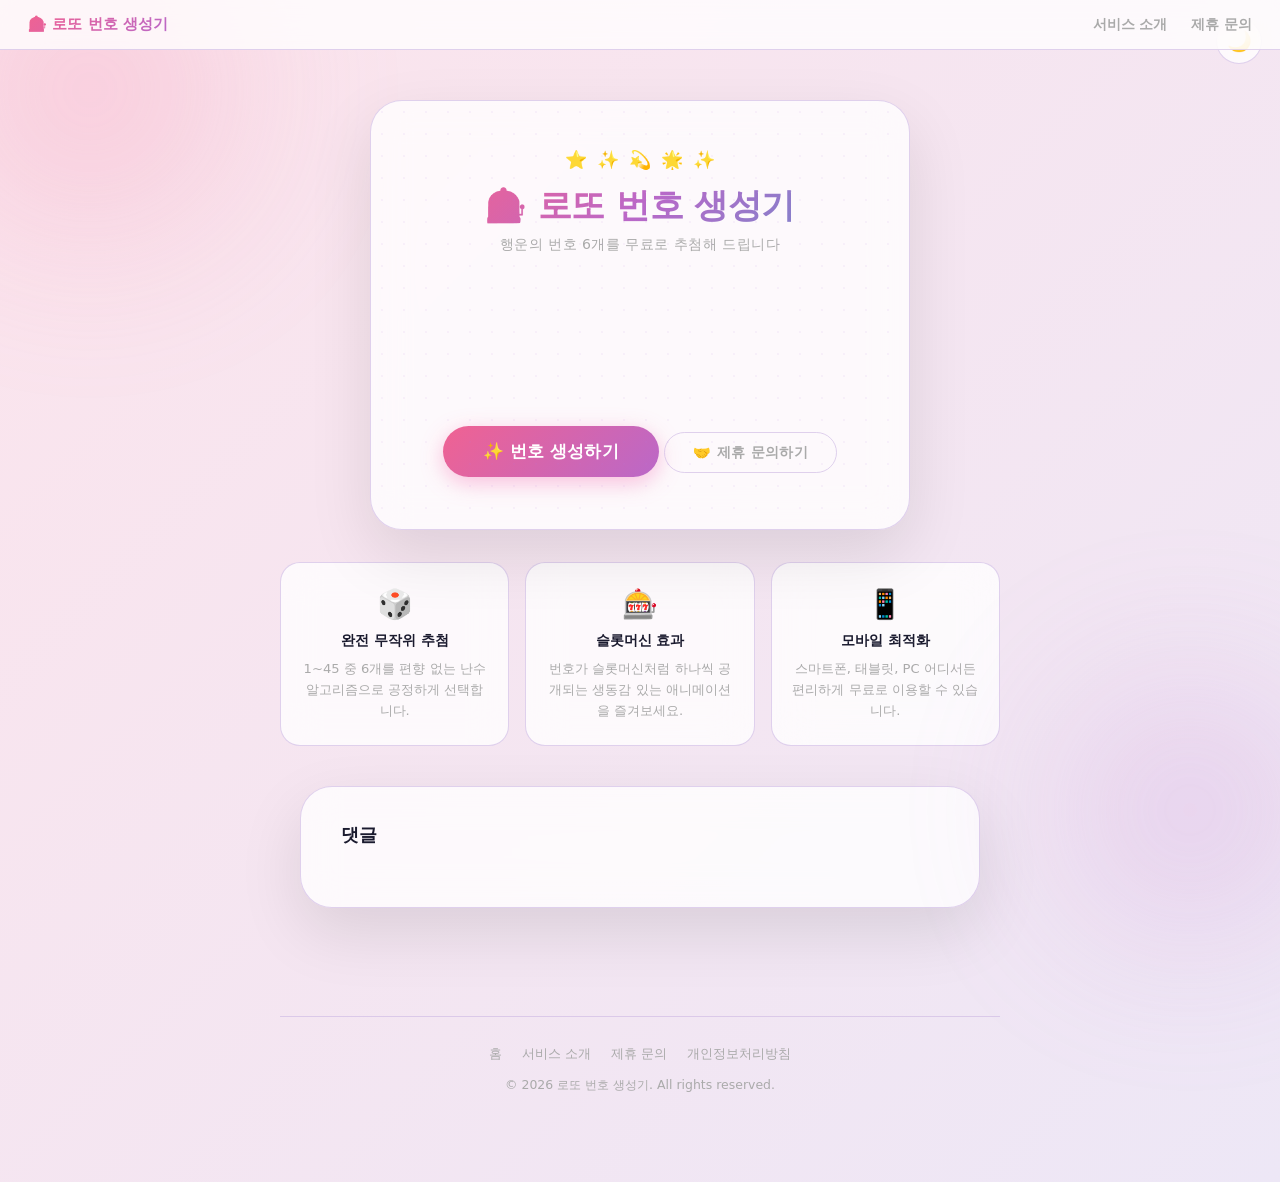
<file: index.html>
<!DOCTYPE html>
<html lang="ko">
<head>
    <meta charset="UTF-8">
    <meta name="viewport" content="width=device-width, initial-scale=1.0">
    <title>로또 번호 생성기 - 무료 행운의 번호 추첨</title>
    <meta name="description" content="매주 로또 당첨을 꿈꾸시나요? 무작위 알고리즘으로 행운의 번호 6개를 무료로 추천해 드립니다.">
    <meta name="keywords" content="로또, 로또번호생성기, 로또번호추천, 행운의번호, 무료로또">
    <meta name="google-adsense-account" content="ca-pub-5561336427069095">
    <link rel="stylesheet" href="style.css">
    <script async src="https://pagead2.googlesyndication.com/pagead/js/adsbygoogle.js?client=ca-pub-5561336427069095"
     crossorigin="anonymous"></script>
</head>
<body>
    <button id="theme-toggle">🌙</button>
    <nav class="site-nav">
        <a href="index.html" class="nav-logo">🎰 로또 번호 생성기</a>
        <div class="nav-links">
            <a href="about.html">서비스 소개</a>
            <a href="contact.html">제휴 문의</a>
        </div>
    </nav>

    <div class="container">
        <div class="deco" aria-hidden="true">
            <span>⭐</span><span>✨</span><span>💫</span><span>🌟</span><span>✨</span>
        </div>
        <h1>🎰 로또 번호 생성기</h1>
        <p class="subtitle">행운의 번호 6개를 무료로 추첨해 드립니다</p>
        <div class="lotto-numbers"></div>
        <p class="lucky-msg"></p>
        <button id="generator-btn">✨ 번호 생성하기</button>
        <a href="contact.html" id="inquiry-btn">🤝 제휴 문의하기</a>
    </div>

    <div id="info-section">
        <div class="info-card">
            <div class="info-icon">🎲</div>
            <h3>완전 무작위 추첨</h3>
            <p>1~45 중 6개를 편향 없는 난수 알고리즘으로 공정하게 선택합니다.</p>
        </div>
        <div class="info-card">
            <div class="info-icon">🎰</div>
            <h3>슬롯머신 효과</h3>
            <p>번호가 슬롯머신처럼 하나씩 공개되는 생동감 있는 애니메이션을 즐겨보세요.</p>
        </div>
        <div class="info-card">
            <div class="info-icon">📱</div>
            <h3>모바일 최적화</h3>
            <p>스마트폰, 태블릿, PC 어디서든 편리하게 무료로 이용할 수 있습니다.</p>
        </div>
    </div>

    <div id="comments-section">
        <h2>댓글</h2>
        <div id="disqus_thread"></div>
        <script>
            var disqus_config = function () {
                this.page.url = 'https://sallyjun08.github.io/capstone_2026/';
                this.page.identifier = 'lotto-generator-main';
            };
            (function() {
                var d = document, s = d.createElement('script');
                s.src = 'https://lottonum-1.disqus.com/embed.js';
                s.setAttribute('data-timestamp', +new Date());
                (d.head || d.body).appendChild(s);
            })();
        </script>
        <noscript>Please enable JavaScript to view the <a href="https://disqus.com/?ref_noscript">comments powered by Disqus.</a></noscript>
    </div>

    <footer class="site-footer">
        <div class="footer-links">
            <a href="index.html">홈</a>
            <a href="about.html">서비스 소개</a>
            <a href="contact.html">제휴 문의</a>
            <a href="privacy.html">개인정보처리방침</a>
        </div>
        <p class="footer-copy">© 2026 로또 번호 생성기. All rights reserved.</p>
    </footer>

    <script src="main.js"></script>
</body>
</html>
</file>
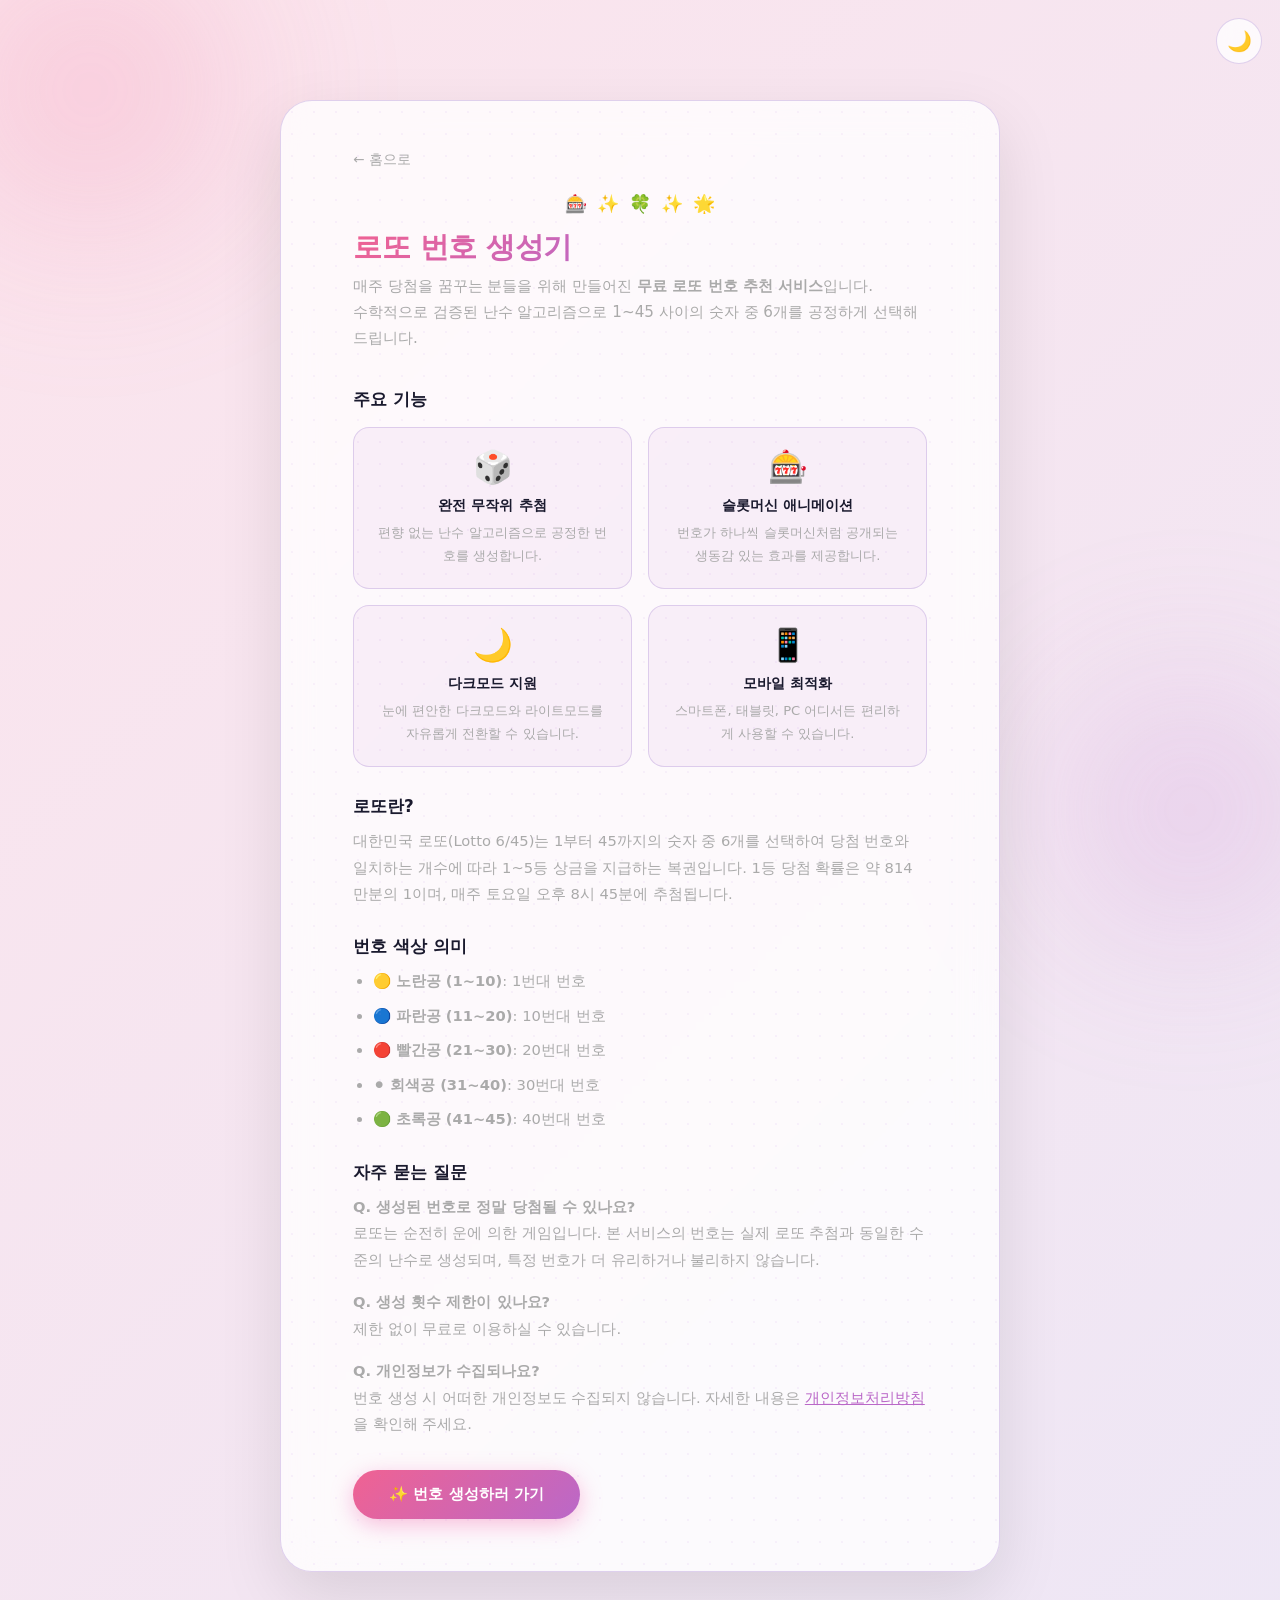
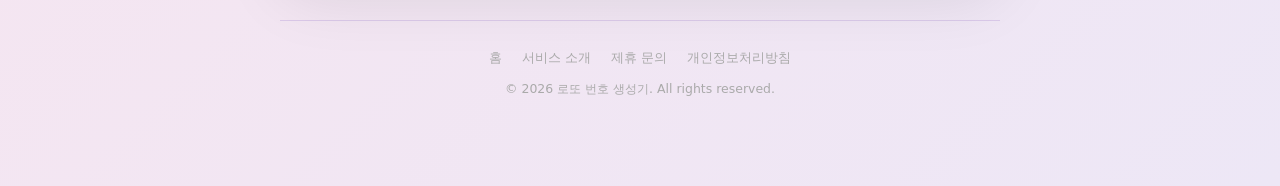
<file: about.html>
<!DOCTYPE html>
<html lang="ko">
<head>
    <meta charset="UTF-8">
    <meta name="viewport" content="width=device-width, initial-scale=1.0">
    <title>서비스 소개 | 로또 번호 생성기</title>
    <meta name="description" content="로또 번호 생성기는 무작위 알고리즘으로 행운의 번호를 추천해드리는 무료 서비스입니다.">
    <meta name="google-adsense-account" content="ca-pub-5561336427069095">
    <link rel="stylesheet" href="style.css">
    <script async src="https://pagead2.googlesyndication.com/pagead/js/adsbygoogle.js?client=ca-pub-5561336427069095"
     crossorigin="anonymous"></script>
    <style>
        .about-card {
            max-width: 720px;
            width: 100%;
            text-align: left;
        }
        .about-card h1 {
            font-size: 1.8rem;
            margin-bottom: 6px;
            background: linear-gradient(135deg, #f06292, #ba68c8, #7986cb);
            -webkit-background-clip: text;
            -webkit-text-fill-color: transparent;
            background-clip: text;
        }
        .about-card .lead {
            font-size: 0.95rem;
            color: var(--subtitle);
            margin-bottom: 36px;
            line-height: 1.7;
        }
        .about-card h2 {
            font-size: 1.05rem;
            font-weight: 700;
            color: var(--text);
            margin: 28px 0 10px;
        }
        .about-card p, .about-card li {
            font-size: 0.92rem;
            color: var(--subtitle);
            line-height: 1.8;
        }
        .about-card ul {
            padding-left: 20px;
            margin-top: 6px;
        }
        .about-card li { margin-bottom: 8px; }
        .feature-grid {
            display: grid;
            grid-template-columns: repeat(auto-fit, minmax(200px, 1fr));
            gap: 16px;
            margin: 16px 0 28px;
        }
        .feature-item {
            background: rgba(186,104,200,0.08);
            border: 1px solid var(--border);
            border-radius: 16px;
            padding: 20px;
            text-align: center;
        }
        .feature-item .icon { font-size: 2rem; margin-bottom: 10px; }
        .feature-item h3 { font-size: 0.9rem; font-weight: 700; color: var(--text); margin-bottom: 6px; }
        .feature-item p { font-size: 0.82rem; color: var(--subtitle); margin: 0; }
        .back-link {
            display: inline-flex;
            align-items: center;
            gap: 6px;
            font-size: 0.85rem;
            color: var(--subtitle);
            text-decoration: none;
            margin-bottom: 24px;
            transition: color 0.2s;
        }
        .back-link:hover { color: var(--text); }
        .cta-btn {
            display: inline-block;
            margin-top: 32px;
            padding: 14px 36px;
            background: linear-gradient(135deg, #f06292, #ba68c8);
            color: #fff;
            border-radius: 50px;
            text-decoration: none;
            font-weight: 700;
            font-size: 0.95rem;
            transition: transform 0.18s cubic-bezier(0.34, 1.56, 0.64, 1), box-shadow 0.18s;
            box-shadow: 0 6px 22px var(--btn-shadow);
        }
        .cta-btn:hover {
            transform: scale(1.04) translateY(-2px);
            box-shadow: 0 12px 30px var(--btn-shadow);
        }
    </style>
</head>
<body>
    <button id="theme-toggle">🌙</button>

    <div class="container about-card">
        <a href="index.html" class="back-link">← 홈으로</a>
        <div class="deco" aria-hidden="true">
            <span>🎰</span><span>✨</span><span>🍀</span><span>✨</span><span>🌟</span>
        </div>
        <h1>로또 번호 생성기</h1>
        <p class="lead">
            매주 당첨을 꿈꾸는 분들을 위해 만들어진 <strong>무료 로또 번호 추천 서비스</strong>입니다.<br>
            수학적으로 검증된 난수 알고리즘으로 1~45 사이의 숫자 중 6개를 공정하게 선택해 드립니다.
        </p>

        <h2>주요 기능</h2>
        <div class="feature-grid">
            <div class="feature-item">
                <div class="icon">🎲</div>
                <h3>완전 무작위 추첨</h3>
                <p>편향 없는 난수 알고리즘으로 공정한 번호를 생성합니다.</p>
            </div>
            <div class="feature-item">
                <div class="icon">🎰</div>
                <h3>슬롯머신 애니메이션</h3>
                <p>번호가 하나씩 슬롯머신처럼 공개되는 생동감 있는 효과를 제공합니다.</p>
            </div>
            <div class="feature-item">
                <div class="icon">🌙</div>
                <h3>다크모드 지원</h3>
                <p>눈에 편안한 다크모드와 라이트모드를 자유롭게 전환할 수 있습니다.</p>
            </div>
            <div class="feature-item">
                <div class="icon">📱</div>
                <h3>모바일 최적화</h3>
                <p>스마트폰, 태블릿, PC 어디서든 편리하게 사용할 수 있습니다.</p>
            </div>
        </div>

        <h2>로또란?</h2>
        <p>
            대한민국 로또(Lotto 6/45)는 1부터 45까지의 숫자 중 6개를 선택하여 당첨 번호와 일치하는 개수에 따라 1~5등 상금을 지급하는 복권입니다.
            1등 당첨 확률은 약 814만분의 1이며, 매주 토요일 오후 8시 45분에 추첨됩니다.
        </p>

        <h2>번호 색상 의미</h2>
        <ul>
            <li>🟡 <strong>노란공 (1~10)</strong>: 1번대 번호</li>
            <li>🔵 <strong>파란공 (11~20)</strong>: 10번대 번호</li>
            <li>🔴 <strong>빨간공 (21~30)</strong>: 20번대 번호</li>
            <li>⚫ <strong>회색공 (31~40)</strong>: 30번대 번호</li>
            <li>🟢 <strong>초록공 (41~45)</strong>: 40번대 번호</li>
        </ul>

        <h2>자주 묻는 질문</h2>
        <p><strong>Q. 생성된 번호로 정말 당첨될 수 있나요?</strong><br>
        로또는 순전히 운에 의한 게임입니다. 본 서비스의 번호는 실제 로또 추첨과 동일한 수준의 난수로 생성되며, 특정 번호가 더 유리하거나 불리하지 않습니다.</p>

        <p style="margin-top:16px;"><strong>Q. 생성 횟수 제한이 있나요?</strong><br>
        제한 없이 무료로 이용하실 수 있습니다.</p>

        <p style="margin-top:16px;"><strong>Q. 개인정보가 수집되나요?</strong><br>
        번호 생성 시 어떠한 개인정보도 수집되지 않습니다. 자세한 내용은 <a href="privacy.html" style="color:#ba68c8;">개인정보처리방침</a>을 확인해 주세요.</p>

        <a href="index.html" class="cta-btn">✨ 번호 생성하러 가기</a>
    </div>

    <footer class="site-footer">
        <div class="footer-links">
            <a href="index.html">홈</a>
            <a href="about.html">서비스 소개</a>
            <a href="contact.html">제휴 문의</a>
            <a href="privacy.html">개인정보처리방침</a>
        </div>
        <p class="footer-copy">© 2026 로또 번호 생성기. All rights reserved.</p>
    </footer>

    <script>
        const themeToggle = document.getElementById('theme-toggle');
        if (localStorage.getItem('theme') === 'dark') {
            document.body.classList.add('dark');
            themeToggle.textContent = '☀️';
        }
        themeToggle.addEventListener('click', () => {
            const isDark = document.body.classList.toggle('dark');
            themeToggle.textContent = isDark ? '☀️' : '🌙';
            localStorage.setItem('theme', isDark ? 'dark' : 'light');
        });
    </script>
</body>
</html>
</file>
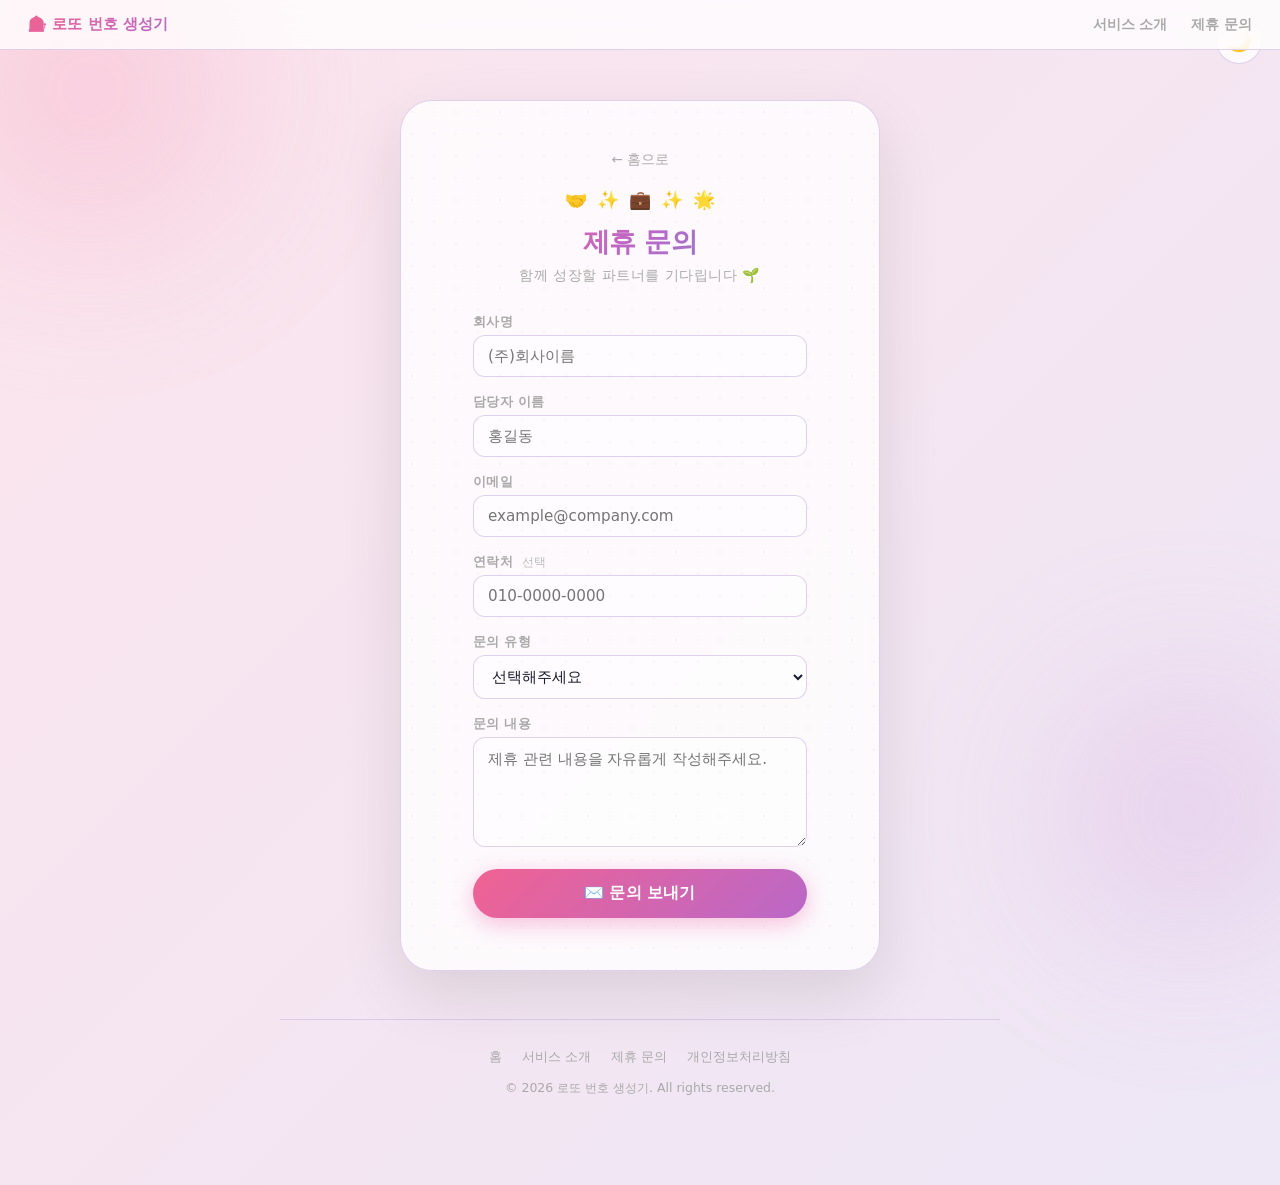
<file: contact.html>
<!DOCTYPE html>
<html lang="ko">
<head>
    <meta charset="UTF-8">
    <meta name="viewport" content="width=device-width, initial-scale=1.0">
    <title>제휴 문의 | 로또 번호 생성기</title>
    <meta name="description" content="로또 번호 생성기와 제휴를 원하시는 분들을 위한 문의 페이지입니다.">
    <link rel="stylesheet" href="style.css">
    <meta name="google-adsense-account" content="ca-pub-5561336427069095">
    <script async src="https://pagead2.googlesyndication.com/pagead/js/adsbygoogle.js?client=ca-pub-5561336427069095"
     crossorigin="anonymous"></script>
    <style>
        .form-card { max-width: 480px; width: 100%; }

        .back-link {
            display: inline-flex;
            align-items: center;
            gap: 6px;
            font-size: 0.85rem;
            color: var(--subtitle);
            text-decoration: none;
            margin-bottom: 20px;
            transition: color 0.2s;
        }
        .back-link:hover { color: var(--text); }

        h1.form-title {
            font-size: 1.7rem;
            margin-bottom: 6px;
        }

        .form-group {
            display: flex;
            flex-direction: column;
            gap: 4px;
            margin-bottom: 16px;
            text-align: left;
        }

        label {
            font-size: 0.82rem;
            font-weight: 600;
            color: var(--subtitle);
            letter-spacing: 0.3px;
        }

        input, select, textarea {
            padding: 11px 14px;
            font-size: 0.95rem;
            border-radius: 12px;
            border: 1.5px solid var(--border);
            background: rgba(255,255,255,0.5);
            color: var(--text);
            outline: none;
            transition: border-color 0.2s, box-shadow 0.2s, background 0.3s;
            font-family: inherit;
            width: 100%;
        }
        body.dark input,
        body.dark select,
        body.dark textarea {
            background: rgba(255,255,255,0.06);
        }

        input:focus, select:focus, textarea:focus {
            border-color: #ba68c8;
            box-shadow: 0 0 0 3px rgba(186,104,200,0.18);
        }

        textarea {
            resize: vertical;
            min-height: 110px;
        }

        .optional {
            font-weight: 400;
            font-size: 0.75rem;
            color: #bbb;
            margin-left: 4px;
        }

        #submit-btn {
            width: 100%;
            padding: 14px;
            font-size: 16px;
            font-weight: 700;
            cursor: pointer;
            background: linear-gradient(135deg, #f06292, #ba68c8);
            color: #fff;
            border: none;
            border-radius: 50px;
            box-shadow: 0 6px 22px var(--btn-shadow);
            transition: transform 0.18s cubic-bezier(0.34, 1.56, 0.64, 1), box-shadow 0.18s, opacity 0.2s;
            margin-top: 6px;
            letter-spacing: 0.3px;
        }
        #submit-btn:hover:not(:disabled) {
            transform: scale(1.03) translateY(-2px);
            box-shadow: 0 12px 30px var(--btn-shadow);
        }
        #submit-btn:active:not(:disabled) { transform: scale(0.97); }
        #submit-btn:disabled { opacity: 0.6; cursor: not-allowed; }

        /* success / error state */
        .result-msg {
            display: none;
            text-align: center;
            padding: 28px 16px;
        }
        .result-msg.show { display: block; }
        .result-msg .icon { font-size: 3rem; margin-bottom: 12px; }
        .result-msg h2 { font-size: 1.3rem; margin-bottom: 8px; color: var(--text); }
        .result-msg p  { font-size: 0.9rem; color: var(--subtitle); }
        .result-msg .home-link {
            display: inline-block;
            margin-top: 20px;
            padding: 10px 28px;
            background: linear-gradient(135deg, #f06292, #ba68c8);
            color: #fff;
            border-radius: 50px;
            text-decoration: none;
            font-weight: 700;
            font-size: 0.9rem;
        }

        .error-msg {
            font-size: 0.82rem;
            color: #e63946;
            margin-top: 10px;
            display: none;
        }
        .error-msg.show { display: block; }
    </style>
</head>
<body>
    <button id="theme-toggle">🌙</button>
    <nav class="site-nav">
        <a href="index.html" class="nav-logo">🎰 로또 번호 생성기</a>
        <div class="nav-links">
            <a href="about.html">서비스 소개</a>
            <a href="contact.html">제휴 문의</a>
        </div>
    </nav>

    <div class="container form-card">
        <!-- Form view -->
        <div id="form-view">
            <a href="index.html" class="back-link">← 홈으로</a>
            <div class="deco" aria-hidden="true">
                <span>🤝</span><span>✨</span><span>💼</span><span>✨</span><span>🌟</span>
            </div>
            <h1 class="form-title">제휴 문의</h1>
            <p class="subtitle" style="margin-bottom:28px;">함께 성장할 파트너를 기다립니다 🌱</p>

            <form id="contact-form" action="https://formspree.io/f/xvzdzjez" method="POST">
                <div class="form-group">
                    <label for="company">회사명</label>
                    <input type="text" id="company" name="company" placeholder="(주)회사이름" required>
                </div>
                <div class="form-group">
                    <label for="name">담당자 이름</label>
                    <input type="text" id="name" name="name" placeholder="홍길동" required>
                </div>
                <div class="form-group">
                    <label for="email">이메일</label>
                    <input type="email" id="email" name="email" placeholder="example@company.com" required>
                </div>
                <div class="form-group">
                    <label for="phone">연락처 <span class="optional">선택</span></label>
                    <input type="tel" id="phone" name="phone" placeholder="010-0000-0000">
                </div>
                <div class="form-group">
                    <label for="type">문의 유형</label>
                    <select id="type" name="inquiry_type" required>
                        <option value="" disabled selected>선택해주세요</option>
                        <option value="광고 제휴">광고 제휴</option>
                        <option value="콘텐츠 제휴">콘텐츠 제휴</option>
                        <option value="기술 협력">기술 협력</option>
                        <option value="기타">기타</option>
                    </select>
                </div>
                <div class="form-group">
                    <label for="message">문의 내용</label>
                    <textarea id="message" name="message" placeholder="제휴 관련 내용을 자유롭게 작성해주세요." required></textarea>
                </div>

                <p class="error-msg" id="error-msg">전송에 실패했습니다. 잠시 후 다시 시도해주세요.</p>
                <button type="submit" id="submit-btn">✉️ 문의 보내기</button>
            </form>
        </div>

        <!-- Success view -->
        <div id="success-view" class="result-msg">
            <div class="icon">🎉</div>
            <h2>문의가 접수되었습니다!</h2>
            <p>빠른 시일 내에 담당자가 연락드리겠습니다.<br>감사합니다 🙏</p>
            <a href="index.html" class="home-link">홈으로 돌아가기</a>
        </div>
    </div>

    <footer class="site-footer">
        <div class="footer-links">
            <a href="index.html">홈</a>
            <a href="about.html">서비스 소개</a>
            <a href="contact.html">제휴 문의</a>
            <a href="privacy.html">개인정보처리방침</a>
        </div>
        <p class="footer-copy">© 2026 로또 번호 생성기. All rights reserved.</p>
    </footer>

    <script>
        // Theme toggle (same logic as main page)
        const themeToggle = document.getElementById('theme-toggle');
        if (localStorage.getItem('theme') === 'dark') {
            document.body.classList.add('dark');
            themeToggle.textContent = '☀️';
        }
        themeToggle.addEventListener('click', () => {
            const isDark = document.body.classList.toggle('dark');
            themeToggle.textContent = isDark ? '☀️' : '🌙';
            localStorage.setItem('theme', isDark ? 'dark' : 'light');
        });

        // Form submission via fetch (no redirect)
        const form = document.getElementById('contact-form');
        const submitBtn = document.getElementById('submit-btn');
        const errorMsg = document.getElementById('error-msg');

        form.addEventListener('submit', async (e) => {
            e.preventDefault();
            submitBtn.disabled = true;
            submitBtn.textContent = '전송 중...';
            errorMsg.classList.remove('show');

            try {
                const res = await fetch(form.action, {
                    method: 'POST',
                    body: new FormData(form),
                    headers: { 'Accept': 'application/json' }
                });

                if (res.ok) {
                    document.getElementById('form-view').style.display = 'none';
                    document.getElementById('success-view').classList.add('show');
                } else {
                    throw new Error();
                }
            } catch {
                errorMsg.classList.add('show');
                submitBtn.disabled = false;
                submitBtn.textContent = '✉️ 문의 보내기';
            }
        });
    </script>
</body>
</html>
</file>
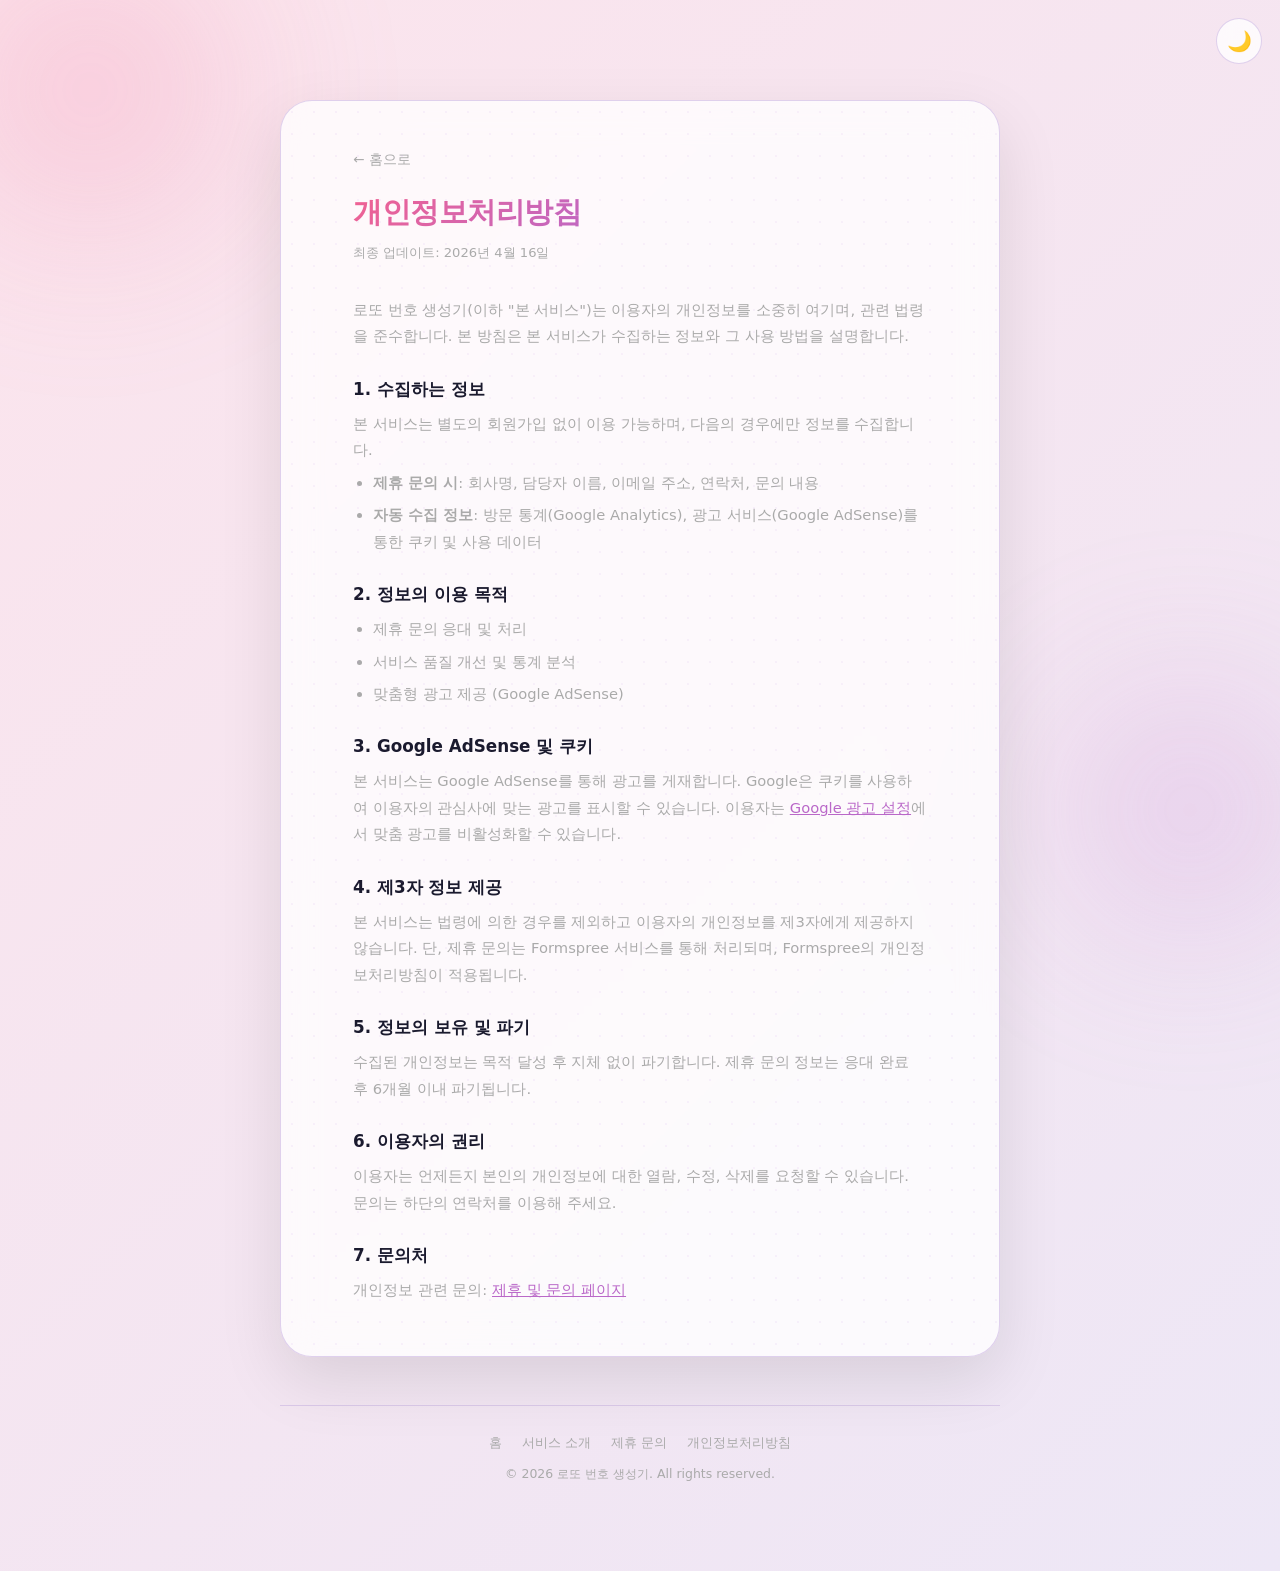
<file: privacy.html>
<!DOCTYPE html>
<html lang="ko">
<head>
    <meta charset="UTF-8">
    <meta name="viewport" content="width=device-width, initial-scale=1.0">
    <title>개인정보처리방침 | 로또 번호 생성기</title>
    <meta name="description" content="로또 번호 생성기의 개인정보처리방침입니다.">
    <meta name="google-adsense-account" content="ca-pub-5561336427069095">
    <link rel="stylesheet" href="style.css">
    <script async src="https://pagead2.googlesyndication.com/pagead/js/adsbygoogle.js?client=ca-pub-5561336427069095"
     crossorigin="anonymous"></script>
    <style>
        .policy-card {
            max-width: 720px;
            width: 100%;
            text-align: left;
        }
        .policy-card h1 {
            font-size: 1.8rem;
            margin-bottom: 8px;
            background: linear-gradient(135deg, #f06292, #ba68c8, #7986cb);
            -webkit-background-clip: text;
            -webkit-text-fill-color: transparent;
            background-clip: text;
        }
        .policy-card .last-updated {
            font-size: 0.82rem;
            color: var(--subtitle);
            margin-bottom: 32px;
        }
        .policy-card h2 {
            font-size: 1.05rem;
            font-weight: 700;
            color: var(--text);
            margin: 28px 0 10px;
        }
        .policy-card p, .policy-card li {
            font-size: 0.92rem;
            color: var(--subtitle);
            line-height: 1.8;
        }
        .policy-card ul {
            padding-left: 20px;
            margin-top: 6px;
        }
        .policy-card li { margin-bottom: 6px; }
        .back-link {
            display: inline-flex;
            align-items: center;
            gap: 6px;
            font-size: 0.85rem;
            color: var(--subtitle);
            text-decoration: none;
            margin-bottom: 24px;
            transition: color 0.2s;
        }
        .back-link:hover { color: var(--text); }
    </style>
</head>
<body>
    <button id="theme-toggle">🌙</button>

    <div class="container policy-card">
        <a href="index.html" class="back-link">← 홈으로</a>
        <h1>개인정보처리방침</h1>
        <p class="last-updated">최종 업데이트: 2026년 4월 16일</p>

        <p>로또 번호 생성기(이하 "본 서비스")는 이용자의 개인정보를 소중히 여기며, 관련 법령을 준수합니다. 본 방침은 본 서비스가 수집하는 정보와 그 사용 방법을 설명합니다.</p>

        <h2>1. 수집하는 정보</h2>
        <p>본 서비스는 별도의 회원가입 없이 이용 가능하며, 다음의 경우에만 정보를 수집합니다.</p>
        <ul>
            <li><strong>제휴 문의 시</strong>: 회사명, 담당자 이름, 이메일 주소, 연락처, 문의 내용</li>
            <li><strong>자동 수집 정보</strong>: 방문 통계(Google Analytics), 광고 서비스(Google AdSense)를 통한 쿠키 및 사용 데이터</li>
        </ul>

        <h2>2. 정보의 이용 목적</h2>
        <ul>
            <li>제휴 문의 응대 및 처리</li>
            <li>서비스 품질 개선 및 통계 분석</li>
            <li>맞춤형 광고 제공 (Google AdSense)</li>
        </ul>

        <h2>3. Google AdSense 및 쿠키</h2>
        <p>본 서비스는 Google AdSense를 통해 광고를 게재합니다. Google은 쿠키를 사용하여 이용자의 관심사에 맞는 광고를 표시할 수 있습니다. 이용자는 <a href="https://www.google.com/settings/ads" style="color:#ba68c8;">Google 광고 설정</a>에서 맞춤 광고를 비활성화할 수 있습니다.</p>

        <h2>4. 제3자 정보 제공</h2>
        <p>본 서비스는 법령에 의한 경우를 제외하고 이용자의 개인정보를 제3자에게 제공하지 않습니다. 단, 제휴 문의는 Formspree 서비스를 통해 처리되며, Formspree의 개인정보처리방침이 적용됩니다.</p>

        <h2>5. 정보의 보유 및 파기</h2>
        <p>수집된 개인정보는 목적 달성 후 지체 없이 파기합니다. 제휴 문의 정보는 응대 완료 후 6개월 이내 파기됩니다.</p>

        <h2>6. 이용자의 권리</h2>
        <p>이용자는 언제든지 본인의 개인정보에 대한 열람, 수정, 삭제를 요청할 수 있습니다. 문의는 하단의 연락처를 이용해 주세요.</p>

        <h2>7. 문의처</h2>
        <p>개인정보 관련 문의: <a href="contact.html" style="color:#ba68c8;">제휴 및 문의 페이지</a></p>
    </div>

    <footer class="site-footer">
        <div class="footer-links">
            <a href="index.html">홈</a>
            <a href="about.html">서비스 소개</a>
            <a href="contact.html">제휴 문의</a>
            <a href="privacy.html">개인정보처리방침</a>
        </div>
        <p class="footer-copy">© 2026 로또 번호 생성기. All rights reserved.</p>
    </footer>

    <script>
        const themeToggle = document.getElementById('theme-toggle');
        if (localStorage.getItem('theme') === 'dark') {
            document.body.classList.add('dark');
            themeToggle.textContent = '☀️';
        }
        themeToggle.addEventListener('click', () => {
            const isDark = document.body.classList.toggle('dark');
            themeToggle.textContent = isDark ? '☀️' : '🌙';
            localStorage.setItem('theme', isDark ? 'dark' : 'light');
        });
    </script>
</body>
</html>
</file>
<file: style.css>
:root {
    --bg-from: #fce4ec;
    --bg-to:   #ede7f6;
    --card-bg: rgba(255, 255, 255, 0.78);
    --card-shadow: rgba(0, 0, 0, 0.10);
    --text: #1a1a2e;
    --subtitle: #aaa;
    --border: rgba(210, 190, 230, 0.7);
    --btn-shadow: rgba(240, 100, 170, 0.4);
    --lucky-color: #c76dbe;
}

body.dark {
    --bg-from: #0f0f1a;
    --bg-to:   #1a0f2e;
    --card-bg: rgba(25, 25, 50, 0.82);
    --card-shadow: rgba(0, 0, 0, 0.5);
    --text: #e8e8f0;
    --subtitle: #666;
    --border: rgba(80, 80, 120, 0.5);
    --btn-shadow: rgba(200, 100, 220, 0.55);
    --lucky-color: #d49ed0;
}

* { box-sizing: border-box; margin: 0; padding: 0; }

body {
    font-family: 'Segoe UI', system-ui, sans-serif;
    min-height: 100vh;
    display: flex;
    flex-direction: column;
    justify-content: center;
    align-items: center;
    background: linear-gradient(135deg, var(--bg-from), var(--bg-to));
    color: var(--text);
    transition: background 0.4s, color 0.4s;
    padding: 100px 20px 60px;
}

/* ambient orbs */
body::before, body::after {
    content: '';
    position: fixed;
    border-radius: 50%;
    pointer-events: none;
    filter: blur(80px);
    opacity: 0.4;
}
body::before {
    width: 420px; height: 420px;
    top: -120px; left: -120px;
    background: radial-gradient(circle, #f48fb1, transparent 70%);
}
body::after {
    width: 360px; height: 360px;
    bottom: -90px; right: -90px;
    background: radial-gradient(circle, #ce93d8, transparent 70%);
}

/* ── Card ── */
.container {
    position: relative;
    text-align: center;
    background: var(--card-bg);
    border: 1px solid var(--border);
    border-radius: 32px;
    padding: 48px 72px 52px;
    backdrop-filter: blur(18px);
    -webkit-backdrop-filter: blur(18px);
    box-shadow: 0 24px 64px var(--card-shadow);
    z-index: 1;
    overflow: hidden;
}

/* subtle polka-dot texture inside card */
.container::before {
    content: '';
    position: absolute;
    inset: 0;
    background-image: radial-gradient(circle, rgba(180,120,220,0.08) 1.5px, transparent 1.5px);
    background-size: 22px 22px;
    pointer-events: none;
}

/* ── Floating deco stars ── */
.deco {
    display: flex;
    justify-content: center;
    gap: 10px;
    margin-bottom: 14px;
}
.deco span {
    font-size: 18px;
    animation: floatStar 3s ease-in-out infinite;
    display: inline-block;
}
.deco span:nth-child(1) { animation-delay: 0s; }
.deco span:nth-child(2) { animation-delay: 0.4s; }
.deco span:nth-child(3) { animation-delay: 0.8s; }
.deco span:nth-child(4) { animation-delay: 1.2s; }
.deco span:nth-child(5) { animation-delay: 1.6s; }

@keyframes floatStar {
    0%, 100% { transform: translateY(0)   scale(1);    opacity: 0.7; }
    50%       { transform: translateY(-7px) scale(1.15); opacity: 1;   }
}

h1 {
    font-size: 2.1rem;
    font-weight: 800;
    background: linear-gradient(135deg, #f06292, #ba68c8, #7986cb);
    -webkit-background-clip: text;
    -webkit-text-fill-color: transparent;
    background-clip: text;
    margin-bottom: 6px;
    letter-spacing: -0.5px;
}

.subtitle {
    font-size: 0.88rem;
    color: var(--subtitle);
    margin-bottom: 36px;
    letter-spacing: 0.5px;
}

/* ── Lucky message ── */
.lucky-msg {
    min-height: 24px;
    font-size: 0.92rem;
    font-weight: 600;
    color: var(--lucky-color);
    margin-bottom: 20px;
    letter-spacing: 0.3px;
    opacity: 0;
    transform: translateY(6px);
    transition: opacity 0.5s ease, transform 0.5s ease;
}
.lucky-msg.show {
    opacity: 1;
    transform: translateY(0);
}

/* ── Balls ── */
.lotto-numbers {
    display: flex;
    justify-content: center;
    gap: 12px;
    margin-bottom: 16px;
    min-height: 68px;
    align-items: center;
}

.lotto-number {
    position: relative;
    width: 58px;
    height: 58px;
    border-radius: 50%;
    display: flex;
    justify-content: center;
    align-items: center;
    font-size: 19px;
    font-weight: 800;
    opacity: 0;
    cursor: default;
    box-shadow: 0 6px 18px rgba(0,0,0,0.22), inset 0 -4px 8px rgba(0,0,0,0.18);
    animation: popIn 0.55s cubic-bezier(0.175, 0.885, 0.32, 1.275) forwards;
}

/* shine */
.lotto-number::after {
    content: '';
    position: absolute;
    top: 9px; left: 13px;
    width: 15px; height: 9px;
    background: rgba(255,255,255,0.55);
    border-radius: 50%;
    transform: rotate(-30deg);
    pointer-events: none;
}

/* wiggle on hover (after reveal) */
.lotto-number.revealed:hover {
    animation: wiggle 0.45s cubic-bezier(0.36, 0.07, 0.19, 0.97) both;
}

@keyframes wiggle {
    0%, 100% { transform: rotate(0deg)  scale(1);    }
    20%       { transform: rotate(-10deg) scale(1.08); }
    40%       { transform: rotate(10deg)  scale(1.08); }
    60%       { transform: rotate(-6deg)  scale(1.04); }
    80%       { transform: rotate(6deg)   scale(1.04); }
}

/* number range colors */
.ball-yellow { background: radial-gradient(circle at 38% 32%, #ffe87c, #f9c74f 55%, #c8960c); color: #5a3e00; }
.ball-blue   { background: radial-gradient(circle at 38% 32%, #93cfff, #4895ef 55%, #1a5fb0); color: #fff; }
.ball-red    { background: radial-gradient(circle at 38% 32%, #ff9898, #e63946 55%, #9b1c27); color: #fff; }
.ball-gray   { background: radial-gradient(circle at 38% 32%, #d6d6d6, #6c757d 55%, #3a3f45); color: #fff; }
.ball-green  { background: radial-gradient(circle at 38% 32%, #96e6b8, #52b788 55%, #256940); color: #fff; }

@keyframes popIn {
    0%   { transform: scale(0) rotate(-180deg); opacity: 0; }
    65%  { transform: scale(1.2) rotate(12deg);  opacity: 1; }
    100% { transform: scale(1)   rotate(0deg);   opacity: 1; }
}

/* ── Button ── */
#generator-btn {
    padding: 14px 40px;
    font-size: 17px;
    font-weight: 700;
    cursor: pointer;
    background: linear-gradient(135deg, #f06292, #ba68c8);
    color: #fff;
    border: none;
    border-radius: 50px;
    box-shadow: 0 6px 22px var(--btn-shadow);
    transition: transform 0.18s cubic-bezier(0.34, 1.56, 0.64, 1), box-shadow 0.18s;
    letter-spacing: 0.4px;
}

#generator-btn:hover:not(:disabled) {
    transform: scale(1.06) translateY(-2px);
    box-shadow: 0 12px 32px var(--btn-shadow);
}

#generator-btn:active:not(:disabled) {
    transform: scale(0.96);
    box-shadow: 0 3px 10px var(--btn-shadow);
}

#generator-btn:disabled {
    opacity: 0.6;
    cursor: not-allowed;
}

/* ── Confetti ── */
.confetti-piece {
    position: fixed;
    pointer-events: none;
    z-index: 9999;
    user-select: none;
    transform: translate(-50%, -50%);
    animation: confettiBurst ease-out forwards;
}

@keyframes confettiBurst {
    0%   { transform: translate(-50%, -50%) scale(0.6) rotate(0deg);   opacity: 1; }
    100% { transform: translate(calc(-50% + var(--dx)), calc(-50% + var(--dy))) scale(0.1) rotate(540deg); opacity: 0; }
}

/* ── Navigation ── */
.site-nav {
    position: fixed;
    top: 0; left: 0; right: 0;
    z-index: 100;
    display: flex;
    justify-content: space-between;
    align-items: center;
    padding: 14px 28px;
    background: var(--card-bg);
    border-bottom: 1px solid var(--border);
    backdrop-filter: blur(18px);
    -webkit-backdrop-filter: blur(18px);
}
.nav-logo {
    font-size: 0.95rem;
    font-weight: 800;
    text-decoration: none;
    background: linear-gradient(135deg, #f06292, #ba68c8);
    -webkit-background-clip: text;
    -webkit-text-fill-color: transparent;
    background-clip: text;
}
.nav-links {
    display: flex;
    gap: 24px;
}
.nav-links a {
    font-size: 0.85rem;
    font-weight: 600;
    color: var(--subtitle);
    text-decoration: none;
    transition: color 0.2s;
}
.nav-links a:hover { color: var(--text); }

/* ── Info cards ── */
#info-section {
    display: flex;
    gap: 16px;
    max-width: 720px;
    width: 100%;
    margin: 32px auto 0;
    flex-wrap: wrap;
    justify-content: center;
}
.info-card {
    flex: 1;
    min-width: 180px;
    background: var(--card-bg);
    border: 1px solid var(--border);
    border-radius: 20px;
    padding: 24px 20px;
    text-align: center;
    backdrop-filter: blur(18px);
    -webkit-backdrop-filter: blur(18px);
}
.info-icon { font-size: 1.8rem; margin-bottom: 10px; }
.info-card h3 {
    font-size: 0.88rem;
    font-weight: 700;
    color: var(--text);
    margin-bottom: 8px;
}
.info-card p {
    font-size: 0.82rem;
    color: var(--subtitle);
    line-height: 1.6;
    margin: 0;
}

/* ── Footer ── */
.site-footer {
    width: 100%;
    max-width: 720px;
    margin: 48px auto 0;
    padding: 28px 20px;
    border-top: 1px solid var(--border);
    text-align: center;
}
.footer-links {
    display: flex;
    justify-content: center;
    flex-wrap: wrap;
    gap: 20px;
    margin-bottom: 14px;
}
.footer-links a {
    font-size: 0.82rem;
    color: var(--subtitle);
    text-decoration: none;
    transition: color 0.2s;
}
.footer-links a:hover { color: var(--text); }
.footer-copy {
    font-size: 0.78rem;
    color: var(--subtitle);
}

/* ── Inquiry button (inside card) ── */
#inquiry-btn {
    display: inline-block;
    margin-top: 14px;
    padding: 10px 28px;
    font-size: 0.88rem;
    font-weight: 700;
    background: transparent;
    border: 1.5px solid var(--border);
    border-radius: 50px;
    color: var(--subtitle);
    text-decoration: none;
    transition: border-color 0.2s, color 0.2s, transform 0.18s cubic-bezier(0.34, 1.56, 0.64, 1);
    letter-spacing: 0.3px;
}
#inquiry-btn:hover {
    border-color: #ba68c8;
    color: #ba68c8;
    transform: translateY(-2px) scale(1.04);
}

/* ── Contact link ── */
#contact-link {
    position: fixed;
    bottom: 20px;
    right: 20px;
    padding: 10px 18px;
    font-size: 0.85rem;
    font-weight: 700;
    background: var(--card-bg);
    border: 1px solid var(--border);
    border-radius: 50px;
    color: var(--text);
    text-decoration: none;
    backdrop-filter: blur(10px);
    -webkit-backdrop-filter: blur(10px);
    box-shadow: 0 4px 16px var(--card-shadow);
    transition: transform 0.2s cubic-bezier(0.34, 1.56, 0.64, 1), box-shadow 0.2s;
    z-index: 10;
}
#contact-link:hover {
    transform: translateY(-3px) scale(1.04);
    box-shadow: 0 8px 24px var(--card-shadow);
}

/* ── Comments section ── */
#comments-section {
    width: 100%;
    max-width: 680px;
    margin: 40px auto 60px;
    padding: 36px 40px;
    background: var(--card-bg);
    border: 1px solid var(--border);
    border-radius: 32px;
    backdrop-filter: blur(18px);
    -webkit-backdrop-filter: blur(18px);
    box-shadow: 0 24px 64px var(--card-shadow);
}

#comments-section h2 {
    font-size: 1.1rem;
    font-weight: 700;
    color: var(--text);
    margin-bottom: 24px;
    letter-spacing: 0.3px;
}

/* ── Theme toggle ── */
#theme-toggle {
    position: fixed;
    top: 18px; right: 18px;
    font-size: 20px;
    background: var(--card-bg);
    border: 1px solid var(--border);
    border-radius: 50%;
    width: 46px; height: 46px;
    cursor: pointer;
    backdrop-filter: blur(10px);
    -webkit-backdrop-filter: blur(10px);
    transition: transform 0.35s cubic-bezier(0.34, 1.56, 0.64, 1), background 0.3s;
    z-index: 10;
}

#theme-toggle:hover {
    transform: rotate(25deg) scale(1.12);
}
</file>
